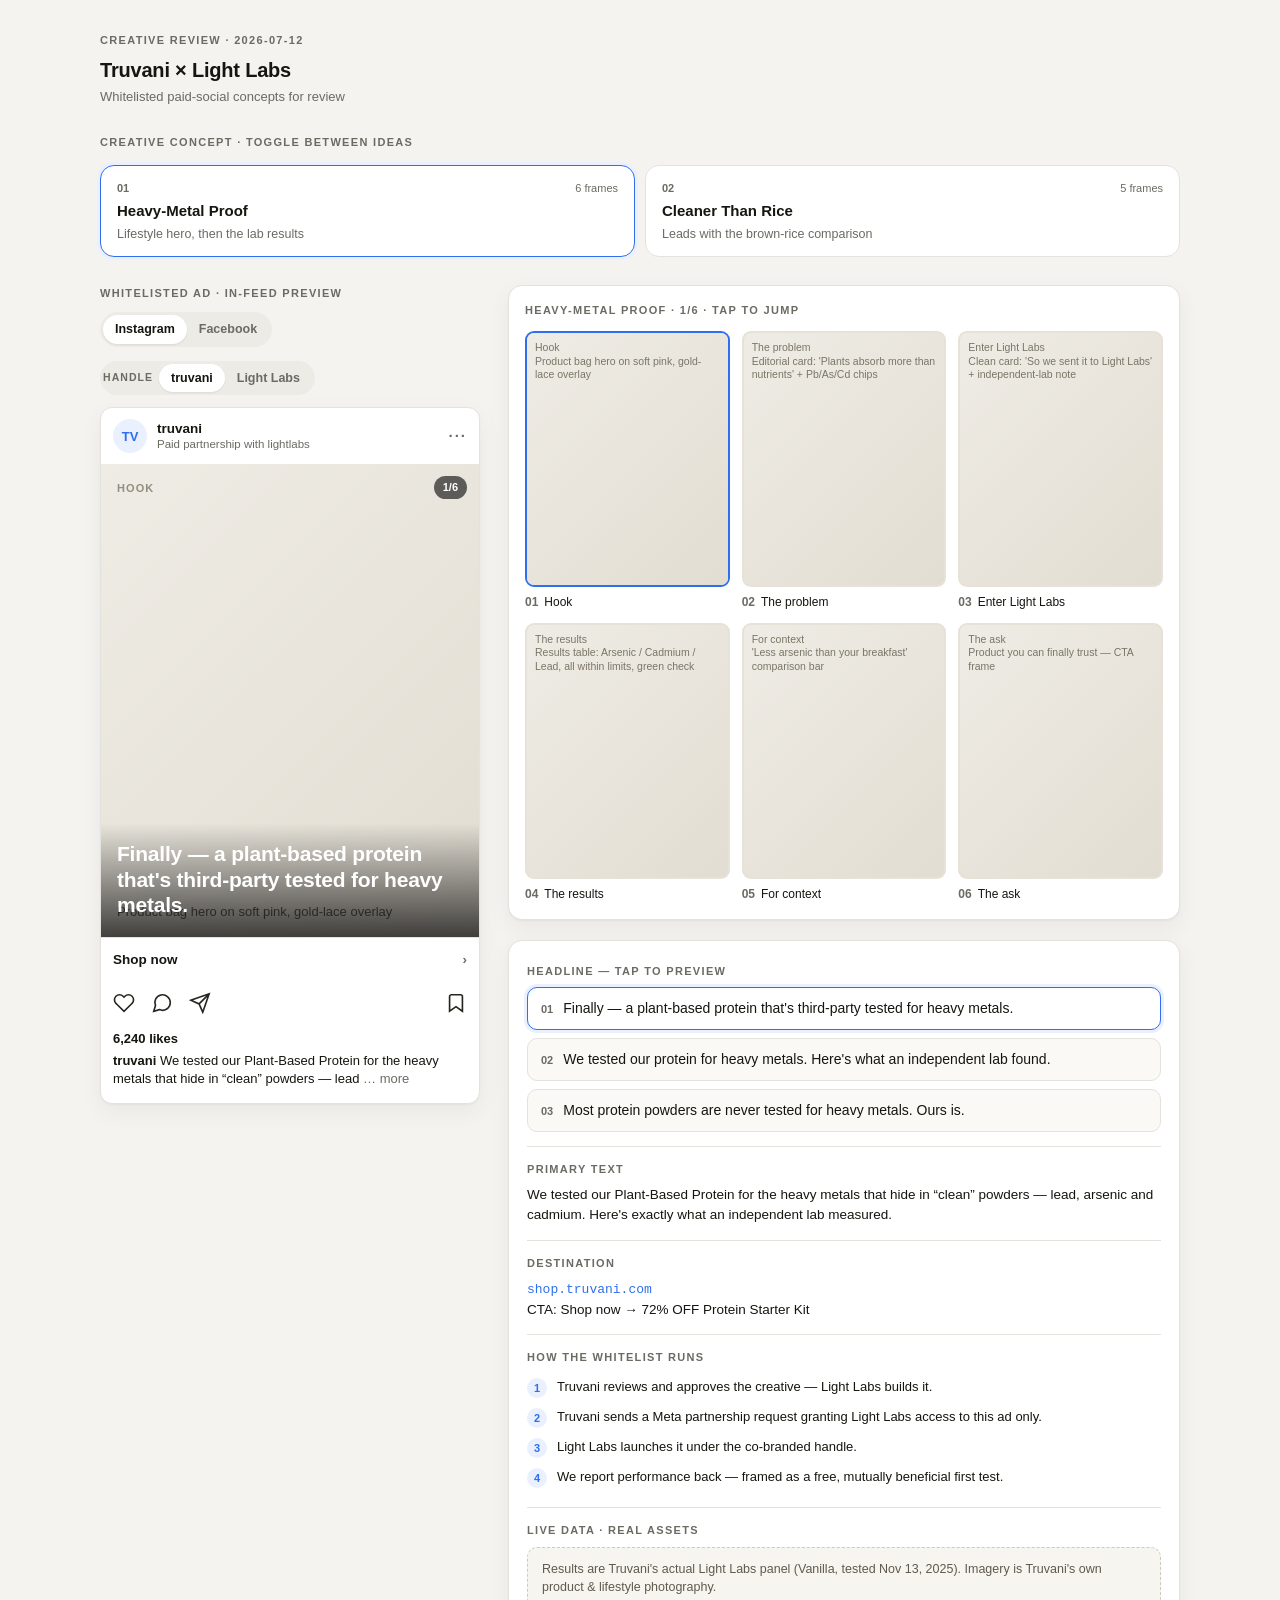
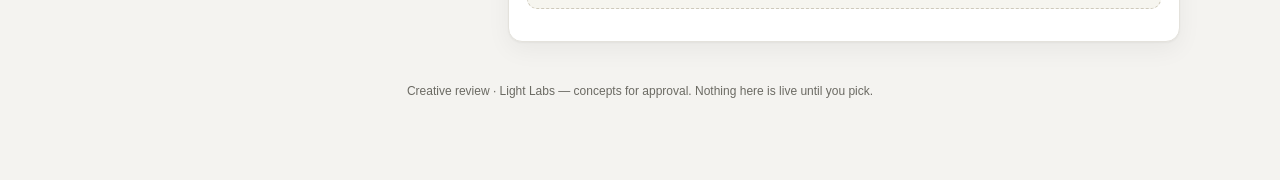
<file: .claude/skills/ad-creative/assets/creative-review-template.html>
<!DOCTYPE html>
<!--
  Creative Review Page — a shareable ad-creative approval artifact.

  HOW TO USE (agents): replace the JSON inside <script id="review-data"> below
  with the real project. Everything else renders from it. The file is
  self-contained — no build, no network, no dependencies. Open it in a browser,
  host it on any static host (Vercel/Netlify/GitHub Pages), or hand off the
  single .html file.

  THE DATA BLOCK IS JSON, NOT JAVASCRIPT:
    - double-quoted keys and strings, no comments, no trailing commas
    - it is inert data (parsed with JSON.parse), so a value can never execute
    - SECURITY: escape every literal "<" in your text values as < so a
      value like "</script>" can never break out of the tag. All values are
      also HTML-escaped again at render time.

  DATA SHAPE — see references/creative-review-page.md for the annotated spec.
  Images: each frame's "image" may be a URL, a relative path, or a data URI.
  If omitted (or the file is missing), a placeholder shows the frame label +
  the image prompt — use this for concepts not yet rendered to image.
-->
<html lang="en">
<head>
<meta charset="utf-8" />
<meta name="viewport" content="width=device-width, initial-scale=1" />
<title>Creative Review</title>
<style>
  :root {
    --bg: #f4f3f0; --card: #ffffff; --ink: #16150f; --muted: #6b6a63;
    --line: #e4e2dc; --accent: #2f6fed; --accent-soft: #eaf0fe;
    --radius: 14px; --shadow: 0 1px 2px rgba(0,0,0,.04), 0 8px 24px rgba(0,0,0,.05);
  }
  * { box-sizing: border-box; }
  body { margin: 0; background: var(--bg); color: var(--ink);
    font: 15px/1.5 -apple-system, BlinkMacSystemFont, "Segoe UI", Roboto, Helvetica, Arial, sans-serif;
    -webkit-font-smoothing: antialiased; }
  .wrap { max-width: 1120px; margin: 0 auto; padding: 32px 20px 80px; }
  .eyebrow { font-size: 11px; font-weight: 700; letter-spacing: .12em; text-transform: uppercase; color: var(--muted); }
  a { color: var(--accent); }

  header.project { margin-bottom: 28px; }
  header.project h1 { font-size: 20px; margin: 6px 0 2px; letter-spacing: -.01em; }
  header.project .sub { color: var(--muted); font-size: 13px; }

  .concepts { display: grid; grid-template-columns: repeat(auto-fit, minmax(210px, 1fr)); gap: 10px; margin: 14px 0 28px; }
  .concept { text-align: left; background: var(--card); border: 1.5px solid var(--line); border-radius: var(--radius);
    padding: 14px 16px; cursor: pointer; transition: border-color .12s, box-shadow .12s; font: inherit; color: inherit; }
  .concept:hover { border-color: #cfcdc6; }
  .concept[aria-selected="true"] { border-color: var(--accent); box-shadow: 0 0 0 3px var(--accent-soft); background: #fff; }
  .concept .row1 { display: flex; align-items: baseline; justify-content: space-between; gap: 8px; }
  .concept .num { font-size: 11px; font-weight: 700; color: var(--muted); }
  .concept .frames { font-size: 11px; color: var(--muted); }
  .concept .name { font-weight: 650; font-size: 15px; margin: 4px 0 3px; }
  .concept .tag { font-size: 12.5px; color: var(--muted); line-height: 1.35; }

  .grid { display: grid; grid-template-columns: minmax(0, 380px) minmax(0, 1fr); gap: 28px; align-items: start; }
  @media (max-width: 860px) { .grid { grid-template-columns: 1fr; } }
  .col-label { margin-bottom: 10px; }

  .toggles { display: flex; flex-wrap: wrap; gap: 14px; margin-bottom: 12px; }
  .seg { display: inline-flex; background: #ecebe6; border-radius: 999px; padding: 3px; }
  .seg button { border: 0; background: transparent; font: inherit; font-size: 12.5px; font-weight: 600; color: var(--muted);
    padding: 5px 12px; border-radius: 999px; cursor: pointer; }
  .seg button[aria-pressed="true"] { background: #fff; color: var(--ink); box-shadow: 0 1px 2px rgba(0,0,0,.08); }
  .seg .lbl { align-self: center; font-size: 10.5px; font-weight: 700; letter-spacing: .1em; text-transform: uppercase; color: var(--muted); margin-right: 6px; }

  .post { background: var(--card); border: 1px solid var(--line); border-radius: 12px; overflow: hidden; box-shadow: var(--shadow); }
  .post .top { display: flex; align-items: center; gap: 10px; padding: 11px 12px; }
  .post .avatar { width: 34px; height: 34px; border-radius: 50%; background: var(--accent-soft); color: var(--accent);
    display: grid; place-items: center; font-weight: 700; font-size: 13px; overflow: hidden; flex: none; }
  .post .avatar img { width: 100%; height: 100%; object-fit: cover; }
  .post .who { line-height: 1.2; }
  .post .who .name { font-weight: 650; font-size: 13.5px; }
  .post .who .partner { font-size: 11.5px; color: var(--muted); }
  .post .dots { margin-left: auto; color: var(--muted); font-weight: 700; letter-spacing: 2px; }
  .frame { position: relative; aspect-ratio: 4/5; background: #ded9d0; display: grid; }
  .frame img { width: 100%; height: 100%; object-fit: cover; grid-area: 1/1; z-index: 1; }
  .frame .ph { grid-area: 1/1; display: flex; flex-direction: column; justify-content: space-between; padding: 16px;
    background: linear-gradient(135deg,#efece5,#e2ddd2); }
  .frame .ph .plabel { font-size: 11px; font-weight: 700; letter-spacing: .1em; text-transform: uppercase; color: #948e80; }
  .frame .ph .pprompt { font-size: 13px; color: #5f5a4e; line-height: 1.4; }
  .frame .badge { position: absolute; top: 12px; left: 12px; z-index: 2; background: rgba(255,255,255,.92);
    font-size: 11.5px; font-weight: 600; padding: 5px 10px; border-radius: 999px; display: flex; align-items: center; gap: 5px; }
  .frame .counter { position: absolute; top: 12px; right: 12px; z-index: 2; background: rgba(0,0,0,.6); color: #fff; font-size: 11px;
    font-weight: 600; padding: 3px 9px; border-radius: 999px; }
  .frame .headline { position: absolute; left: 0; right: 0; bottom: 0; z-index: 2; padding: 18px 16px 20px; color: #fff;
    font-size: 21px; font-weight: 700; line-height: 1.2; letter-spacing: -.01em;
    background: linear-gradient(to top, rgba(0,0,0,.72), rgba(0,0,0,0)); }
  .frame .headline.light { color: var(--ink); background: linear-gradient(to top, rgba(255,255,255,.85), rgba(255,255,255,0)); }

  /* Instagram chrome */
  .ig-cta { display: flex; align-items: center; justify-content: space-between; padding: 12px; border-top: 1px solid var(--line);
    font-weight: 600; font-size: 13.5px; }
  .ig-cta .chev { color: var(--muted); }
  .ig-actions { display: flex; gap: 16px; padding: 10px 12px 2px; color: #26251f; }
  .ig-actions svg { width: 22px; height: 22px; }
  .ig-actions .save { margin-left: auto; }
  .likes { padding: 6px 12px 2px; font-weight: 650; font-size: 13px; }
  .caption { padding: 2px 12px 14px; font-size: 13px; line-height: 1.4; }
  .caption .h { font-weight: 650; }
  .caption .more { color: var(--muted); }

  /* Facebook chrome — link card below image + text actions */
  .fb-card { display: flex; align-items: center; gap: 12px; padding: 12px; background: #f3f4f6; border-top: 1px solid var(--line); }
  .fb-card .meta { min-width: 0; flex: 1; }
  .fb-card .dom { font-size: 11px; letter-spacing: .04em; text-transform: uppercase; color: var(--muted); }
  .fb-card .hl { font-size: 14px; font-weight: 650; line-height: 1.25; margin-top: 2px; overflow: hidden; }
  .fb-card .btn { flex: none; background: #e4e6eb; color: #050505; font-weight: 650; font-size: 12.5px; padding: 8px 14px; border-radius: 7px; }
  .fb-actions { display: flex; padding: 4px 12px; border-top: 1px solid var(--line); }
  .fb-actions span { flex: 1; text-align: center; padding: 8px 0; font-size: 13px; font-weight: 600; color: var(--muted); }

  .board { background: var(--card); border: 1px solid var(--line); border-radius: var(--radius); padding: 16px; box-shadow: var(--shadow); margin-bottom: 20px; }
  .board .frames-grid { display: grid; grid-template-columns: repeat(3, 1fr); gap: 12px; margin-top: 12px; }
  @media (max-width: 480px) { .board .frames-grid { grid-template-columns: repeat(2, 1fr); } }
  .thumb { border: 0; background: transparent; padding: 0; cursor: pointer; text-align: left; font: inherit; color: inherit; }
  .thumb .box { aspect-ratio: 4/5; border-radius: 9px; overflow: hidden; border: 2px solid transparent; background: #e7e2d8;
    display: grid; transition: border-color .12s; }
  .thumb[aria-current="true"] .box { border-color: var(--accent); }
  .thumb .box img { width: 100%; height: 100%; object-fit: cover; grid-area: 1/1; z-index: 1; }
  .thumb .box .mini { grid-area: 1/1; padding: 8px; font-size: 10.5px; color: #7a7566; line-height: 1.3;
    background: linear-gradient(135deg,#efece5,#e2ddd2); overflow: hidden; }
  .thumb .cap { margin-top: 6px; font-size: 12px; }
  .thumb .cap .n { color: var(--muted); font-weight: 700; margin-right: 6px; }

  .copy { background: var(--card); border: 1px solid var(--line); border-radius: var(--radius); padding: 18px; box-shadow: var(--shadow); }
  .copy .block { padding: 14px 0; border-top: 1px solid var(--line); }
  .copy .block:first-of-type { border-top: 0; padding-top: 4px; }
  .headline-opt { display: flex; gap: 10px; align-items: flex-start; width: 100%; text-align: left; font: inherit; color: inherit;
    background: #faf9f6; border: 1.5px solid var(--line); border-radius: 10px; padding: 11px 13px; cursor: pointer; margin-top: 8px; }
  .headline-opt[aria-pressed="true"] { border-color: var(--accent); background: #fff; box-shadow: 0 0 0 3px var(--accent-soft); }
  .headline-opt .n { font-size: 11px; font-weight: 700; color: var(--muted); margin-top: 2px; }
  .headline-opt .t { font-size: 14px; line-height: 1.35; }
  .kv { font-size: 13.5px; line-height: 1.5; }
  .kv .dest { color: var(--accent); font-family: ui-monospace, SFMono-Regular, Menlo, monospace; font-size: 13px; }
  .steps { margin: 8px 0 0; padding: 0; list-style: none; }
  .steps li { display: flex; gap: 10px; padding: 5px 0; font-size: 13px; line-height: 1.4; }
  .steps li .i { flex: none; width: 20px; height: 20px; border-radius: 50%; background: var(--accent-soft); color: var(--accent);
    display: grid; place-items: center; font-size: 11px; font-weight: 700; }
  .grounding { background: #f6f5ef; border: 1px dashed #cfcabb; border-radius: 10px; padding: 12px 14px; font-size: 12.5px; color: #5f5a4e; line-height: 1.45; margin-top: 8px; }
  .err { background: #fbeaea; border: 1px solid #e6b7b7; color: #8a2b2b; border-radius: 10px; padding: 14px 16px; font-size: 13px; }
  footer { margin-top: 40px; text-align: center; font-size: 12px; color: var(--muted); }
</style>
</head>
<body>

<!-- DATA — replace this JSON with your project (see the comment at the top of the file). -->
<script type="application/json" id="review-data">
{
  "project": {
    "brand": "Truvani",
    "agency": "Light Labs",
    "date": "2026-07-12",
    "note": "Whitelisted paid-social concepts for review"
  },
  "platforms": ["instagram", "facebook"],
  "concepts": [
    {
      "name": "Heavy-Metal Proof",
      "tagline": "Lifestyle hero, then the lab results",
      "handles": [
        { "name": "truvani", "partner": "Paid partnership with lightlabs", "initials": "TV" },
        { "name": "Light Labs", "partner": "Paid partnership with truvani", "initials": "LL" }
      ],
      "frames": [
        { "label": "Hook", "prompt": "Product bag hero on soft pink, gold-lace overlay", "headline": "Finally — a plant-based protein that's third-party tested for heavy metals.", "headlineTheme": "dark" },
        { "label": "The problem", "prompt": "Editorial card: 'Plants absorb more than nutrients' + Pb/As/Cd chips" },
        { "label": "Enter Light Labs", "prompt": "Clean card: 'So we sent it to Light Labs' + independent-lab note" },
        { "label": "The results", "prompt": "Results table: Arsenic / Cadmium / Lead, all within limits, green check" },
        { "label": "For context", "prompt": "'Less arsenic than your breakfast' comparison bar" },
        { "label": "The ask", "prompt": "Product you can finally trust — CTA frame", "headline": "Protein you can finally trust." }
      ],
      "headlines": [
        "Finally — a plant-based protein that's third-party tested for heavy metals.",
        "We tested our protein for heavy metals. Here's what an independent lab found.",
        "Most protein powders are never tested for heavy metals. Ours is."
      ],
      "primaryText": "We tested our Plant-Based Protein for the heavy metals that hide in “clean” powders — lead, arsenic and cadmium. Here's exactly what an independent lab measured.",
      "destination": { "url": "shop.truvani.com", "cta": "Shop now", "offer": "72% OFF Protein Starter Kit" },
      "rollout": {
        "title": "How the whitelist runs",
        "steps": [
          "Truvani reviews and approves the creative — Light Labs builds it.",
          "Truvani sends a Meta partnership request granting Light Labs access to this ad only.",
          "Light Labs launches it under the co-branded handle.",
          "We report performance back — framed as a free, mutually beneficial first test."
        ]
      },
      "grounding": "Results are Truvani's actual Light Labs panel (Vanilla, tested Nov 13, 2025). Imagery is Truvani's own product & lifestyle photography."
    },
    {
      "name": "Cleaner Than Rice",
      "tagline": "Leads with the brown-rice comparison",
      "frames": [
        { "label": "Hook", "prompt": "Split visual: brown rice vs protein scoop", "headline": "Your “clean” brown rice protein? Test it.", "headlineTheme": "dark" },
        { "label": "The claim", "prompt": "Stat card comparing arsenic levels" },
        { "label": "The proof", "prompt": "Light Labs results table" },
        { "label": "The context", "prompt": "What the numbers mean, plainly" },
        { "label": "The ask", "prompt": "Starter-kit offer frame", "headline": "Trust the label. Then trust the test." }
      ],
      "headlines": [
        "Your “clean” brown rice protein? Test it.",
        "Brown rice protein is often the worst offender for arsenic. We checked ours.",
        "“Plant-based” doesn't mean “clean.” We have the lab panel to prove ours is."
      ],
      "primaryText": "Brown-rice protein is one of the most common sources of dietary arsenic. So we sent ours to an independent lab. Here's the panel.",
      "destination": { "url": "shop.truvani.com", "cta": "Shop now", "offer": "72% OFF Protein Starter Kit" },
      "grounding": "Comparison figures are from Truvani's Light Labs panel and published dietary-arsenic ranges. No competitor is named."
    }
  ]
}
</script>

<div class="wrap">
  <header class="project" id="project"></header>
  <div class="eyebrow">Creative concept · toggle between ideas</div>
  <div class="concepts" id="concepts" role="tablist"></div>
  <div class="grid">
    <section>
      <div class="eyebrow col-label" id="preview-label">In-feed preview</div>
      <div class="toggles" id="toggles"></div>
      <div class="post" id="post"></div>
    </section>
    <section>
      <div class="board">
        <div class="eyebrow" id="board-label">Storyboard · tap to jump</div>
        <div class="frames-grid" id="frames-grid"></div>
      </div>
      <div class="copy" id="copy"></div>
    </section>
  </div>
  <footer id="footer"></footer>
</div>

<script>
/* ============================================================================
   RENDER — generic; no need to edit when swapping the DATA JSON above.
   ========================================================================== */
const esc = (s) => String(s == null ? "" : s).replace(/[&<>"']/g, c => (
  { "&": "&amp;", "<": "&lt;", ">": "&gt;", '"': "&quot;", "'": "&#39;" }[c]));
const PLATFORMS = { instagram: "Instagram", facebook: "Facebook" };

let DATA;
try {
  DATA = JSON.parse(document.getElementById("review-data").textContent);
} catch (e) {
  document.querySelector(".wrap").innerHTML =
    '<div class="err"><b>Couldn\'t read the review data.</b><br/>The <code>#review-data</code> block must be valid JSON — double-quoted keys and strings, no comments, no trailing commas. Parser said: ' + esc(e.message) + '</div>';
  throw e;
}

const state = { concept: 0, frame: 0, platform: null, handle: 0, headline: 0 };
const concept = () => DATA.concepts[state.concept];

// platforms restricted to the ones we can render; default to first valid
const platformList = () => (DATA.platforms || ["instagram"]).filter(p => PLATFORMS[p]);
state.platform = platformList()[0] || "instagram";

const heart = '<svg viewBox="0 0 24 24" fill="none" stroke="currentColor" stroke-width="1.8"><path d="M20.8 4.6a5.5 5.5 0 0 0-7.8 0L12 5.6l-1-1a5.5 5.5 0 1 0-7.8 7.8l1 1L12 21l7.8-7.6 1-1a5.5 5.5 0 0 0 0-7.8z"/></svg>';
const comment = '<svg viewBox="0 0 24 24" fill="none" stroke="currentColor" stroke-width="1.8"><path d="M21 11.5a8.4 8.4 0 0 1-11.8 7.7L3 21l1.9-6.2A8.4 8.4 0 1 1 21 11.5z"/></svg>';
const share = '<svg viewBox="0 0 24 24" fill="none" stroke="currentColor" stroke-width="1.8"><path d="M22 2 11 13M22 2l-7 20-4-9-9-4 20-7z"/></svg>';
const bookmark = '<svg viewBox="0 0 24 24" fill="none" stroke="currentColor" stroke-width="1.8"><path d="M19 21l-7-5-7 5V5a2 2 0 0 1 2-2h10a2 2 0 0 1 2 2z"/></svg>';

function renderProject() {
  const p = DATA.project || {};
  const line = [p.brand, p.agency && `× ${p.agency}`].filter(Boolean).join(" ");
  document.getElementById("project").innerHTML =
    `<div class="eyebrow">Creative review${p.date ? " · " + esc(p.date) : ""}</div>
     <h1>${esc(line || "Ad creative")}</h1>${p.note ? `<div class="sub">${esc(p.note)}</div>` : ""}`;
  document.getElementById("footer").innerHTML =
    `Creative review${p.agency ? " · " + esc(p.agency) : ""} — concepts for approval. Nothing here is live until you pick.`;
}

function renderConcepts() {
  document.getElementById("concepts").innerHTML = DATA.concepts.map((c, i) => `
    <button class="concept" role="tab" aria-selected="${i === state.concept}" data-i="${i}">
      <div class="row1"><span class="num">${String(i + 1).padStart(2, "0")}</span>
        <span class="frames">${c.frames.length} frame${c.frames.length === 1 ? "" : "s"}</span></div>
      <div class="name">${esc(c.name)}</div>
      <div class="tag">${esc(c.tagline || "")}</div>
    </button>`).join("");
  document.querySelectorAll(".concept").forEach(b =>
    b.onclick = () => { state.concept = +b.dataset.i; state.frame = 0; state.handle = 0; state.headline = 0; renderAll(); });
}

function handles() {
  return concept().handles || [{
    name: DATA.project?.brand || "brand",
    partner: DATA.project?.agency ? "Paid partnership with " + DATA.project.agency.toLowerCase() : "Sponsored",
    initials: (DATA.project?.brand || "AD").slice(0, 2).toUpperCase()
  }];
}

function renderToggles() {
  const plats = platformList(), hs = handles();
  let html = "";
  if (plats.length > 1) {
    html += `<div class="seg" role="group">${plats.map(p =>
      `<button data-plat="${esc(p)}" aria-pressed="${p === state.platform}">${esc(PLATFORMS[p])}</button>`).join("")}</div>`;
  }
  if (hs.length > 1) {
    html += `<div class="seg" role="group"><span class="lbl">Handle</span>${hs.map((h, i) =>
      `<button data-handle="${i}" aria-pressed="${i === state.handle}">${esc(h.name)}</button>`).join("")}</div>`;
  }
  const el = document.getElementById("toggles");
  el.innerHTML = html;
  el.querySelectorAll("[data-plat]").forEach(b => b.onclick = () => { state.platform = b.dataset.plat; renderToggles(); renderPost(); });
  el.querySelectorAll("[data-handle]").forEach(b => b.onclick = () => { state.handle = +b.dataset.handle; renderToggles(); renderPost(); });
  document.getElementById("preview-label").textContent = (hs.length > 1 ? "Whitelisted ad · " : "") + "In-feed preview";
}

// placeholder underneath + image on top; a missing/broken image removes itself → placeholder shows
function frameVisual(f, phCls) {
  const ph = `<div class="${phCls}"><div class="plabel">${esc(f.label)}</div><div class="pprompt">${esc(f.prompt || "")}</div></div>`;
  const img = f.image ? `<img src="${esc(f.image)}" alt="${esc(f.label)}" onerror="this.remove()" />` : "";
  return ph + img;
}

function frameHTML(c, f) {
  const total = c.frames.length;
  const headlineText = state.frame === 0 ? (c.headlines?.[state.headline] || f.headline || "") : (f.headline || "");
  const theme = f.headlineTheme === "light" ? " light" : "";
  return `<div class="frame">
      ${frameVisual(f, "ph")}
      <span class="counter">${state.frame + 1}/${total}</span>
      ${headlineText ? `<div class="headline${theme}">${esc(headlineText)}</div>` : ""}
    </div>`;
}

function renderPost() {
  const c = concept(), f = c.frames[state.frame], h = handles()[state.handle] || handles()[0];
  const dest = c.destination || {};
  const top = `<div class="top">
      <div class="avatar">${h.initials ? esc(h.initials) : ""}</div>
      <div class="who"><div class="name">${esc(h.name)}</div><div class="partner">${esc(h.partner || "Sponsored")}</div></div>
      <div class="dots">···</div>
    </div>`;

  let chrome;
  if (state.platform === "facebook") {
    const domain = dest.url ? esc(dest.url) : "";
    const hl = c.headlines?.[state.headline] || f.headline || dest.offer || "";
    chrome = `<div class="fb-card">
        <div class="meta"><div class="dom">${domain}</div><div class="hl">${esc(hl)}</div></div>
        ${dest.cta ? `<div class="btn">${esc(dest.cta)}</div>` : ""}
      </div>
      <div class="fb-actions"><span>Like</span><span>Comment</span><span>Share</span></div>`;
  } else {
    chrome = `<div class="ig-cta"><span>${esc(dest.cta || "Learn more")}</span><span class="chev">›</span></div>
      <div class="ig-actions">${heart}${comment}${share}<span class="save">${bookmark}</span></div>
      <div class="likes">6,240 likes</div>
      <div class="caption"><span class="h">${esc(h.name)}</span> ${esc((c.primaryText || "").slice(0, 90))}<span class="more"> … more</span></div>`;
  }

  document.getElementById("post").innerHTML = top + frameHTML(c, f) + chrome;
  document.getElementById("board-label").textContent = `${c.name} · ${state.frame + 1}/${c.frames.length} · tap to jump`;
}

function renderBoard() {
  const c = concept();
  document.getElementById("frames-grid").innerHTML = c.frames.map((f, i) => `
    <button class="thumb" aria-current="${i === state.frame}" data-i="${i}">
      <div class="box">${frameVisual(f, "mini")}</div>
      <div class="cap"><span class="n">${String(i + 1).padStart(2, "0")}</span>${esc(f.label)}</div>
    </button>`).join("");
  document.querySelectorAll(".thumb").forEach(b =>
    b.onclick = () => { state.frame = +b.dataset.i; renderPost(); renderBoard(); });
}

function renderCopy() {
  const c = concept(), dest = c.destination || {};
  let html = "";
  if (c.headlines?.length) {
    html += `<div class="block"><div class="eyebrow">Headline — tap to preview</div>${c.headlines.map((h, i) =>
      `<button class="headline-opt" aria-pressed="${i === state.headline}" data-i="${i}">
        <span class="n">${String(i + 1).padStart(2, "0")}</span><span class="t">${esc(h)}</span></button>`).join("")}</div>`;
  }
  if (c.primaryText) html += `<div class="block"><div class="eyebrow">Primary text</div><div class="kv" style="margin-top:8px">${esc(c.primaryText)}</div></div>`;
  if (dest.url || dest.cta) {
    html += `<div class="block"><div class="eyebrow">Destination</div><div class="kv" style="margin-top:8px">
      ${dest.url ? `<span class="dest">${esc(dest.url)}</span><br/>` : ""}
      ${dest.cta ? `CTA: ${esc(dest.cta)}` : ""}${dest.offer ? ` → ${esc(dest.offer)}` : ""}</div></div>`;
  }
  if (c.rollout?.steps?.length) {
    html += `<div class="block"><div class="eyebrow">${esc(c.rollout.title || "How it runs")}</div>
      <ol class="steps">${c.rollout.steps.map((s, i) => `<li><span class="i">${i + 1}</span><span>${esc(s)}</span></li>`).join("")}</ol></div>`;
  }
  if (c.grounding) html += `<div class="block"><div class="eyebrow">Live data · real assets</div><div class="grounding">${esc(c.grounding)}</div></div>`;
  const el = document.getElementById("copy");
  el.innerHTML = html;
  el.querySelectorAll(".headline-opt").forEach(b =>
    b.onclick = () => { state.headline = +b.dataset.i; state.frame = 0; renderPost(); renderBoard(); renderCopy(); });
}

function renderAll() { renderConcepts(); renderToggles(); renderPost(); renderBoard(); renderCopy(); }
renderProject();
renderAll();
</script>
</body>
</html>
</file>
